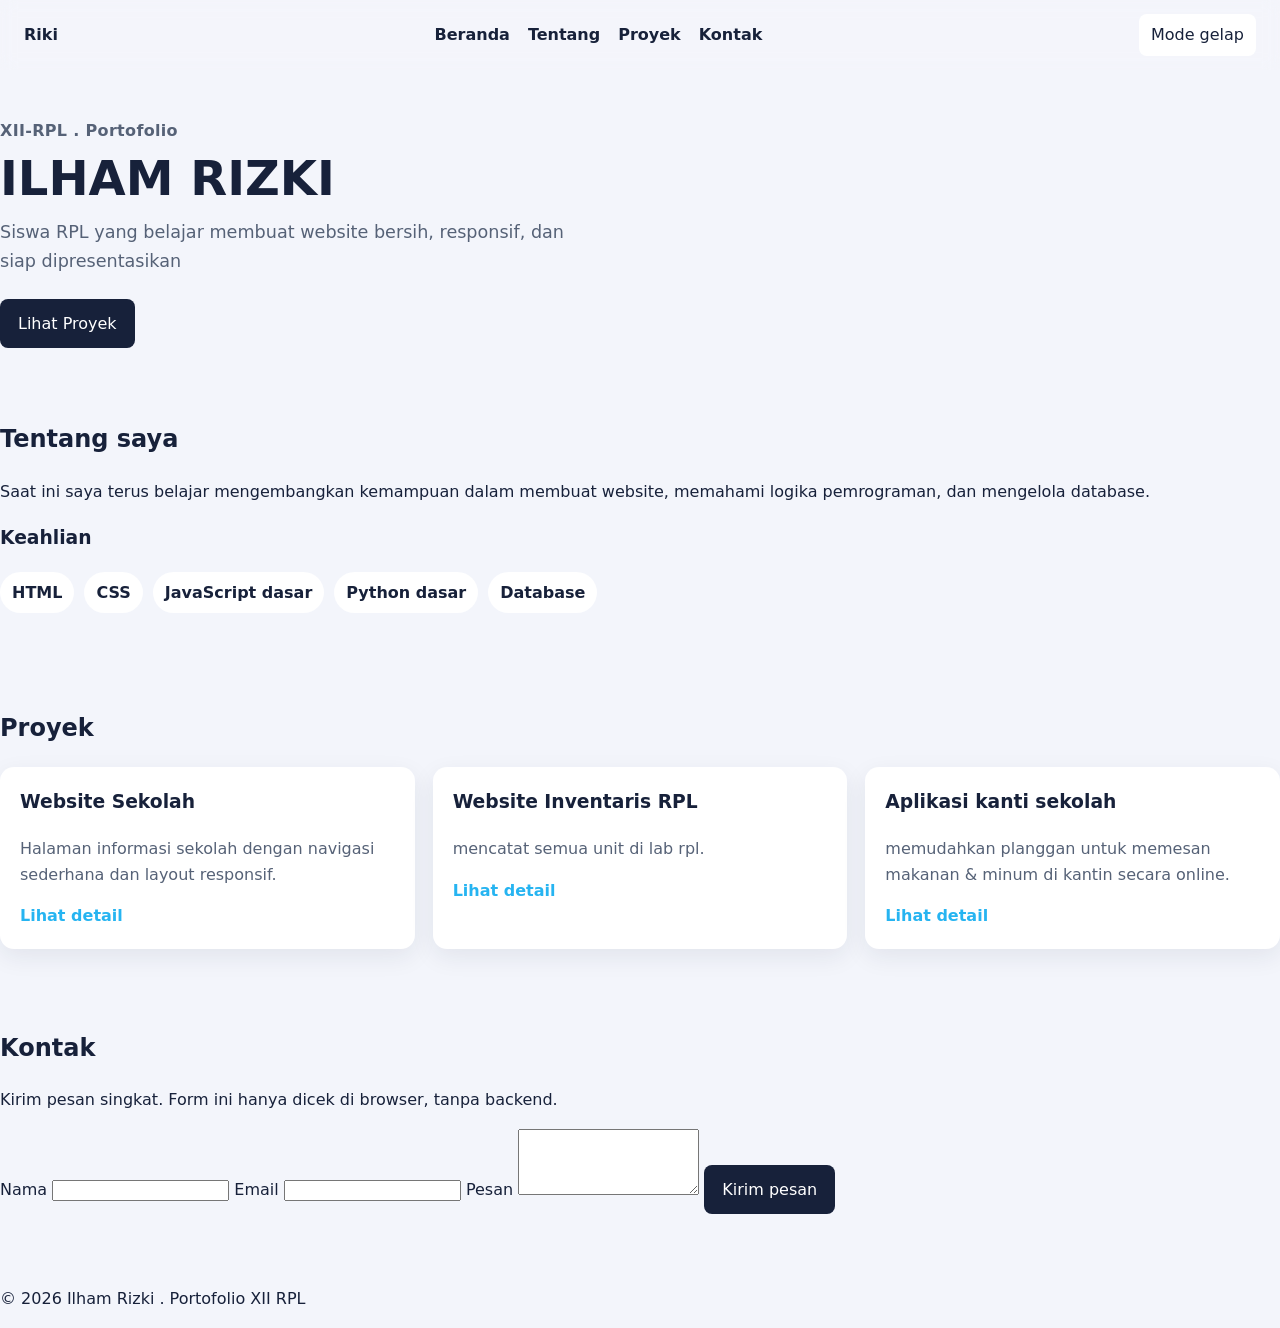
<file: index.html>
<!DOCTYPE html>
<html lang="id">
<head>
    <meta charset="UTF-8">
    <meta name="viewport" content="width=device-width, initial-scale=1.0">
    <title>Portofolio - Ilham Rizki</title>
    <link rel="stylesheet" href="sytle.css">
    <script src="app.js" defer></script>
</head>
<body>
    <header class="site-header">
        <a href="#home" class="logo">Riki</a>
        <nav id="site-nav" class="site-nav" aria-label="navigasi-utama">
            <a href="#home">Beranda</a>
            <a href="#about">Tentang</a>
            <a href="#projects">Proyek</a>
            <a href="#contact">Kontak</a>
        </nav>
        <div class="header-actions">
  <button type="button" id="theme-toggle" aria-label="Ganti mode gelap atau terang">Mode gelap</button>
  <button type="button" id="nav-toggle" aria-label="Buka menu" aria-controls="site-nav" aria-expanded="false">☰</button>
</div>
    </header>
    <main>
        <section id="home" class="hero">
            <p class="eyebrow">XII-RPL . Portofolio</p>
            <h1>ILHAM RIZKI</h1>
            <p class="tagline">Siswa RPL yang belajar membuat website bersih, responsif, dan siap dipresentasikan</p>
            <a href="#projects" class="btn">Lihat Proyek</a>
        </section>
        <section id="about" class="section">
      <h2>Tentang saya</h2>
      <p>Saat ini saya terus belajar mengembangkan
        kemampuan dalam membuat website, memahami
        logika pemrograman, dan mengelola database.</p>
      <h3>Keahlian</h3>
      <ul class="skills">
        <li>HTML</li>
        <li>CSS</li>
        <li>JavaScript dasar</li>
        <li>Python dasar</li>
        <li>Database</li>
      </ul>
    </section>

    <section id="projects" class="section">
      <h2>Proyek</h2>
      <div class="project-grid">
        <article class="card">
          <h3>Website Sekolah</h3>
          <p>Halaman informasi sekolah dengan navigasi sederhana dan layout responsif.</p>
          <a href="https://www.smknegeri2peusangan.sch.id/">Lihat detail</a>
        </article>
        <article class="card">
          <h3>Website Inventaris RPL</h3>
          <p>mencatat semua unit di lab rpl.</p>
          <a href="https://inventarisrpl.my.canva.site/">Lihat detail</a>
        </article>
        <article class="card">
          <h3>Aplikasi kanti sekolah</h3>
          <p>memudahkan planggan untuk memesan makanan & minum di kantin secara online.</p>
          <a href="https://inventarisrpl.my.canva.site/kantin-digital-smkn-2-peusangan">Lihat detail</a>
        </article>
      </div>
    </section>

    <section id="contact" class="section">
      <h2>Kontak</h2>
      <p>Kirim pesan singkat. Form ini hanya dicek di browser, tanpa backend.</p>
      <form id="contact-form" novalidate>
        <label for="nama">Nama</label>
        <input id="nama" name="nama" type="text" autocomplete="name" required>

        <label for="email">Email</label>
        <input id="email" name="email" type="email" autocomplete="email" required>

        <label for="pesan">Pesan</label>
        <textarea id="pesan" name="pesan" rows="4" required></textarea>

        <button type="submit">Kirim pesan</button>
        <p id="form-status" role="status" aria-live="polite"></p>
      </form>
    </section>
  </main>

  <footer class="site-footer">
    <p>© 2026 Ilham Rizki . Portofolio XII RPL</p>
  </footer>
</body>
</html>
</file>
<file: sytle.css>
:root{
    --bg: #f3f5fb;
    --surface: #ffffff;
    --text: #17213a;
    --muted: #566277;
    --navy: #17213a;
    --accent:#f0b52c;
    --secondary: #26b4f1;
    --shadow:0 8px 24px rgba(23, 33, 58, 0.08);
    --header-bg: rgba(255, 255, 255, 0.09);
}

*{
    box-sizing: border-box;
}

html{
    scroll-behavior: smooth;
}
body{
    margin: 0;
    font-family: system-ui, -apple-system, BlinkMacSystemFont, 'Segoe UI', Roboto, Oxygen, Ubuntu, Cantarell, 'Open Sans', 'Helvetica Neue', sans-serif;
    color: var(--text);
    background: var(--bg);
    line-height: 1.6;
}
body{
    margin: 0;
    font-family: system-ui, -apple-system, BlinkMacSystemFont, 'Segoe UI', Roboto, Oxygen, Ubuntu, Cantarell, 'Open Sans', 'Helvetica Neue', sans-serif;
    color: var(--text);
    background: var(--bg);
    line-height: 1.6;
}
a{
    color: var(--secondary);
}
a:focus-visible,
button:focus-visible,
input:focus-visible,
textarea:focus-visible{
    outline: 3px solid var(--accent);
    outline-offset: 3px;
}
.site-header{
    position: sticky;
    top: 0;
    z-index: 10;
    display: flex;
    align-items: center;
    justify-content: space-between;
    gap: 16px;
    padding: 14px 24px;
    background: var(--header-bg);
    border-bottom: 1px solid var(--border);
    backdrop-filter: blur(8px);
}
.logo{
    font-weight: 700;
    color:var(--navy);
    text-decoration: none;
}

body.dark .logo{
    color: var(--text);
}
.site-nav {
    display: flex;
    gap: 18px;
}

.site-nav a{
    color: var(--text);
    text-decoration: none;
    font-weight: 600;

}

.site-nav a:hover{
    color: var(--secondary);
}
.header-actions{
    display: flex;
    align-items: center;
    gap: 8px;
}
#nav-toggle{
    display: none;
}
.hero{
    padding: 48px 0 32px;
}
.eyebrow{
    margin: 0 0 8px;
    color: var(--muted);
    font-weight: 600;
    letter-spacing: 0.02em;
}
.hero h1{
    margin: 0 0 12px;
    font-size:clamp(2rem, 5vw, 3rem);
    line-height: 1.15;
    color: var(--navy);
}
body.dark .hero h1{
    color: var(--text)
}
.tagline{
    max-width: 36rem;
    margin: 0 0 24px;
    color:var(--muted);
    font-size: 1.1rem;
}
.btn,
button[type="submit"]{
    display: inline-block;
    padding: 12px 18px;
    border: none;
    border-radius: 8px;
    background: var(--navy);
    color: #fff;
    font: inherit;
    text-decoration: none;
    cursor: pointer;

}
.btn:hover,
button[type="submit"]:hover {
  background: var(--secondary);
}

#theme-toggle {
  padding: 8px 12px;
  border: 1px solid var(--border);
  border-radius: 8px;
  background: var(--surface);
  color: var(--text);
  font: inherit;
  cursor: pointer;
}

#nav-toggle {
  padding: 8px 12px;
  border: 1px solid var(--border);
  border-radius: 8px;
  background: var(--surface);
  color: var(--text);
  font: inherit;
  cursor: pointer;
}
.section {
  padding: 40px 0;
  border-top: 1px solid var(--border);
}

.section h2 {
  margin-top: 0;
}

.skills {
  display: flex;
  flex-wrap: wrap;
  gap: 10px;
  padding: 0;
  list-style: none;
}

.skills li {
  padding: 8px 12px;
  border-radius: 999px;
  background: var(--surface);
  border: 1px solid var(--border);
  font-weight: 600;
}
.project-grid {
  display: grid;
  grid-template-columns: repeat(3, 1fr);
  gap: 18px;
}

.card {
  padding: 20px;
  background: var(--surface);
  border: 1px solid var(--border);
  border-radius: 14px;
  box-shadow: var(--shadow);
}

.card h3 {
  margin-top: 0;
}

.card p {
  color: var(--muted);
}

.card a {
  font-weight: 600;
  text-decoration: none;
}

.card a:hover {
  text-decoration: underline;
}
.card:hover {
  transform: translateY(-2px);
  border-color: var(--secondary);
}
@media (max-width: 720px) {
  .site-header {
    flex-wrap: wrap;
  }

  .site-nav {
    display: none;
    width: 100%;
    flex-direction: column;
    gap: 12px;
    padding-top: 8px;
  }

  .site-header.nav-open .site-nav {
    display: flex;
  }

  #nav-toggle {
    display: inline-block;
  }

  .project-grid {
    grid-template-columns: 1fr;
  }

  main {
    padding: 24px 16px 48px;
  }

  .hero {
    padding-top: 24px;
  }
}
body.dark {
  --bg: #111827;
  --surface: #1a2336;
  --text: #eef2ff;
  --muted: #a8b0c2;
  --border: #2d3a52;
  --shadow: 0 8px 24px rgba(0, 0, 0, 0.35);
  --header-bg: rgba(17, 24, 39, 0.94);
}
</file>
<file: portofolio-siswa/sytle.css>
:root{
    --bg: #f3f5fb;
    --surface: #ffffff;
    --text: #17213a;
    --muted: #566277;
    --navy: #17213a;
    --accent:#f0b52c;
    --secondary: #26b4f1;
    --shadow:0 8px 24px rgba(23, 33, 58, 0.08);
    --header-bg: rgba(255, 255, 255, 0.09);
}

*{
    box-sizing: border-box;
}

html{
    scroll-behavior: smooth;
}
body{
    margin: 0;
    font-family: system-ui, -apple-system, BlinkMacSystemFont, 'Segoe UI', Roboto, Oxygen, Ubuntu, Cantarell, 'Open Sans', 'Helvetica Neue', sans-serif;
    color: var(--text);
    background: var(--bg);
    line-height: 1.6;
}
body{
    margin: 0;
    font-family: system-ui, -apple-system, BlinkMacSystemFont, 'Segoe UI', Roboto, Oxygen, Ubuntu, Cantarell, 'Open Sans', 'Helvetica Neue', sans-serif;
    color: var(--text);
    background: var(--bg);
    line-height: 1.6;
}
a{
    color: var(--secondary);
}
a:focus-visible,
button:focus-visible,
input:focus-visible,
textarea:focus-visible{
    outline: 3px solid var(--accent);
    outline-offset: 3px;
}
.site-header{
    position: sticky;
    top: 0;
    z-index: 10;
    display: flex;
    align-items: center;
    justify-content: space-between;
    gap: 16px;
    padding: 14px 24px;
    background: var(--header-bg);
    border-bottom: 1px solid var(--border);
    backdrop-filter: blur(8px);
}
.logo{
    font-weight: 700;
    color:var(--navy);
    text-decoration: none;
}

body.dark .logo{
    color: var(--text);
}
.site-nav {
    display: flex;
    gap: 18px;
}

.site-nav a{
    color: var(--text);
    text-decoration: none;
    font-weight: 600;

}

.site-nav a:hover{
    color: var(--secondary);
}
.header-actions{
    display: flex;
    align-items: center;
    gap: 8px;
}
#nav-toggle{
    display: none;
}
.hero{
    padding: 48px 0 32px;
}
.eyebrow{
    margin: 0 0 8px;
    color: var(--muted);
    font-weight: 600;
    letter-spacing: 0.02em;
}
.hero h1{
    margin: 0 0 12px;
    font-size:clamp(2rem, 5vw, 3rem);
    line-height: 1.15;
    color: var(--navy);
}
body.dark .hero h1{
    color: var(--text)
}
.tagline{
    max-width: 36rem;
    margin: 0 0 24px;
    color:var(--muted);
    font-size: 1.1rem;
}
.btn,
button[type="submit"]{
    display: inline-block;
    padding: 12px 18px;
    border: none;
    border-radius: 8px;
    background: var(--navy);
    color: #fff;
    font: inherit;
    text-decoration: none;
    cursor: pointer;

}
.btn:hover,
button[type="submit"]:hover {
  background: var(--secondary);
}

#theme-toggle {
  padding: 8px 12px;
  border: 1px solid var(--border);
  border-radius: 8px;
  background: var(--surface);
  color: var(--text);
  font: inherit;
  cursor: pointer;
}

#nav-toggle {
  padding: 8px 12px;
  border: 1px solid var(--border);
  border-radius: 8px;
  background: var(--surface);
  color: var(--text);
  font: inherit;
  cursor: pointer;
}
.section {
  padding: 40px 0;
  border-top: 1px solid var(--border);
}

.section h2 {
  margin-top: 0;
}

.skills {
  display: flex;
  flex-wrap: wrap;
  gap: 10px;
  padding: 0;
  list-style: none;
}

.skills li {
  padding: 8px 12px;
  border-radius: 999px;
  background: var(--surface);
  border: 1px solid var(--border);
  font-weight: 600;
}
.project-grid {
  display: grid;
  grid-template-columns: repeat(3, 1fr);
  gap: 18px;
}

.card {
  padding: 20px;
  background: var(--surface);
  border: 1px solid var(--border);
  border-radius: 14px;
  box-shadow: var(--shadow);
}

.card h3 {
  margin-top: 0;
}

.card p {
  color: var(--muted);
}

.card a {
  font-weight: 600;
  text-decoration: none;
}

.card a:hover {
  text-decoration: underline;
}
.card:hover {
  transform: translateY(-2px);
  border-color: var(--secondary);
}
@media (max-width: 720px) {
  .site-header {
    flex-wrap: wrap;
  }

  .site-nav {
    display: none;
    width: 100%;
    flex-direction: column;
    gap: 12px;
    padding-top: 8px;
  }

  .site-header.nav-open .site-nav {
    display: flex;
  }

  #nav-toggle {
    display: inline-block;
  }

  .project-grid {
    grid-template-columns: 1fr;
  }

  main {
    padding: 24px 16px 48px;
  }

  .hero {
    padding-top: 24px;
  }
}
body.dark {
  --bg: #111827;
  --surface: #1a2336;
  --text: #eef2ff;
  --muted: #a8b0c2;
  --border: #2d3a52;
  --shadow: 0 8px 24px rgba(0, 0, 0, 0.35);
  --header-bg: rgba(17, 24, 39, 0.94);
}
</file>
